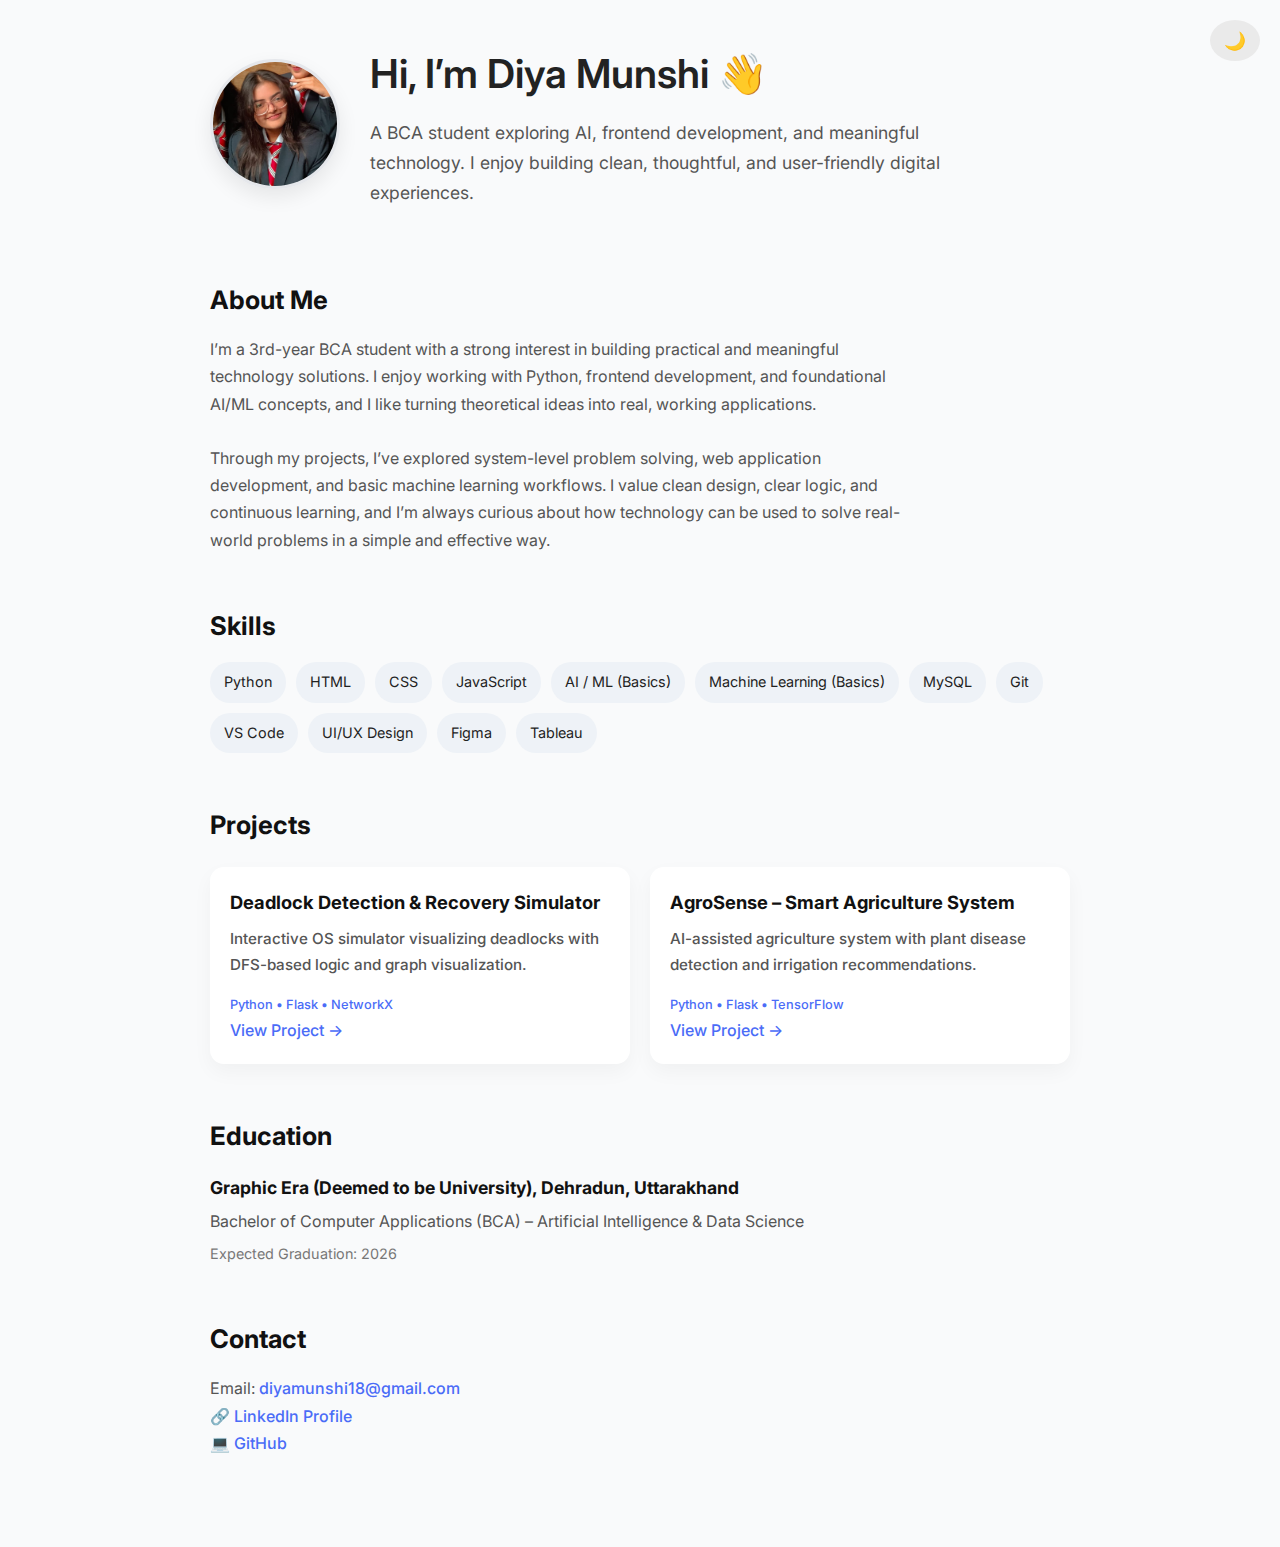
<file: index.html>
<!DOCTYPE html>
<html lang="en">
<head>
  <meta charset="UTF-8" />
  <meta name="viewport" content="width=device-width, initial-scale=1.0" />
  <title>Diya | Portfolio</title>
  <link rel="stylesheet" href="style.css" />
  <link href="https://fonts.googleapis.com/css2?family=Inter:wght@300;400;500;600&display=swap" rel="stylesheet">
</head>

<body>
<!-- Dark Mode Toggle -->
<button class="theme-toggle" onclick="toggleTheme()">🌙</button>

 <!-- Hero Section -->
<section class="hero">

  <div class="hero-content">
    <img src="assets/profile.jpg" alt="Diya" class="profile-img" />

    <div>
      <h1>Hi, I’m Diya Munshi 👋</h1>
      <p>A BCA student exploring AI, frontend development, and meaningful technology.
        I enjoy building clean, thoughtful, and user-friendly digital experiences.
      </p>
    </div>
  </div>

</section>


  <!-- About Section -->
  <section class="section">
    <h2>About Me</h2>
    <p>
  I’m a 3rd-year BCA student with a strong interest in building practical and meaningful
  technology solutions. I enjoy working with Python, frontend development, and foundational
  AI/ML concepts, and I like turning theoretical ideas into real, working applications.
  <br><br>
  Through my projects, I’ve explored system-level problem solving, web application development,
  and basic machine learning workflows. I value clean design, clear logic, and continuous learning,
  and I’m always curious about how technology can be used to solve real-world problems in a simple
  and effective way.
</p>

  </section>

  <!-- Skills -->
  <section class="section">
    <h2>Skills</h2>
    <div class="skills">
      <span>Python</span>
      <span>HTML</span>
      <span>CSS</span>
      <span>JavaScript</span>
      <span>AI / ML (Basics)</span>
      <span>Machine Learning (Basics)</span>
      <span>MySQL</span>
      <span>Git</span>
      <span>VS Code</span>
      <span>UI/UX Design</span>
      <span>Figma</span>
      <span>Tableau</span>
    </div>
  </section>

<!-- Projects -->
<section class="section" data-animate>
  <h2>Projects</h2>

  <div class="projects">

  <a href="projects/deadlock.html" class="project-link">
  <div class="project-card">
    <h3>Deadlock Detection & Recovery Simulator</h3>
    <p>Interactive OS simulator visualizing deadlocks with DFS-based logic and graph visualization.</p>
    <span>Python • Flask • NetworkX</span>
    <div class="view-cta">View Project →</div>
  </div>
</a>

  <a href="projects/agrosense.html" class="project-link">
  <div class="project-card">
    <h3>AgroSense – Smart Agriculture System</h3>
    <p>AI-assisted agriculture system with plant disease detection and irrigation recommendations.</p>
    <span>Python • Flask • TensorFlow</span>
    <div class="view-cta">View Project →</div>
  </div>
</a>
    
</div>

</section>


<!-- Education -->
<section class="section">
  <h2>Education</h2>

  <div class="education">
    <h3>Graphic Era (Deemed to be University), Dehradun, Uttarakhand</h3>
    <p>
      Bachelor of Computer Applications (BCA) – Artificial Intelligence & Data Science
    </p>
    <span>Expected Graduation: 2026 </span>
  </div>
</section>
  
  <!-- Contact -->
<section class="section">
  <h2>Contact</h2>

  <p>
    Email:
    <a href="mailto:diyamunshi18@gmail.com">diyamunshi18@gmail.com</a>
  </p>

  <p>
    <a href="https://www.linkedin.com/in/diya-munshi-9187a128a/" target="_blank">
      🔗 LinkedIn Profile
    </a>
  </p>

  <p>
    <a href="https://github.com/DiyaMunshi" target="_blank">
      💻 GitHub
    </a>
  </p>
</section>

<script>
  // Fade-in animation
  const elements = document.querySelectorAll("[data-animate]");

  const observer = new IntersectionObserver(entries => {
    entries.forEach(entry => {
      if (entry.isIntersecting) {
        entry.target.classList.add("show");
      }
    });
  });

  elements.forEach(el => observer.observe(el));

  // Dark mode toggle
  function toggleTheme() {
    document.body.classList.toggle("dark");
    const btn = document.querySelector(".theme-toggle");
    btn.textContent = document.body.classList.contains("dark") ? "☀️" : "🌙";
  }

</script>

</body>
</html>
</file>
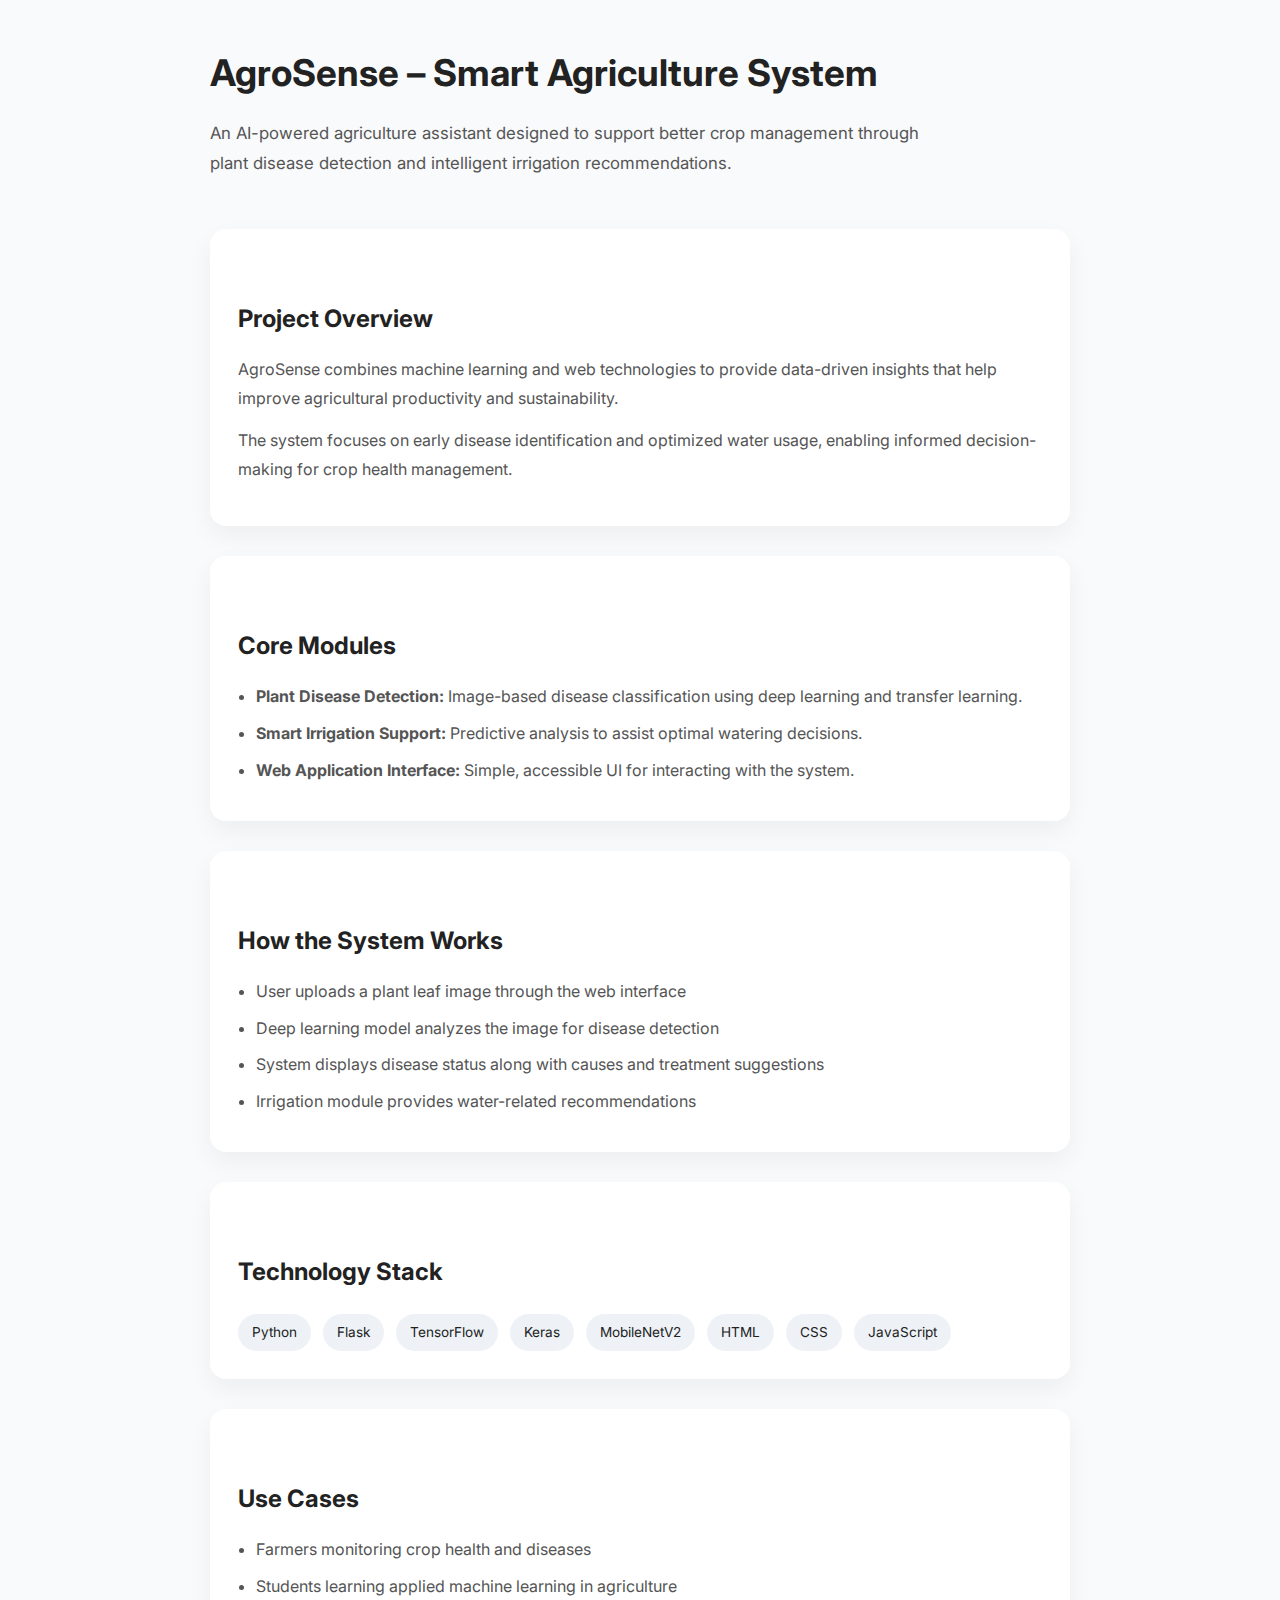
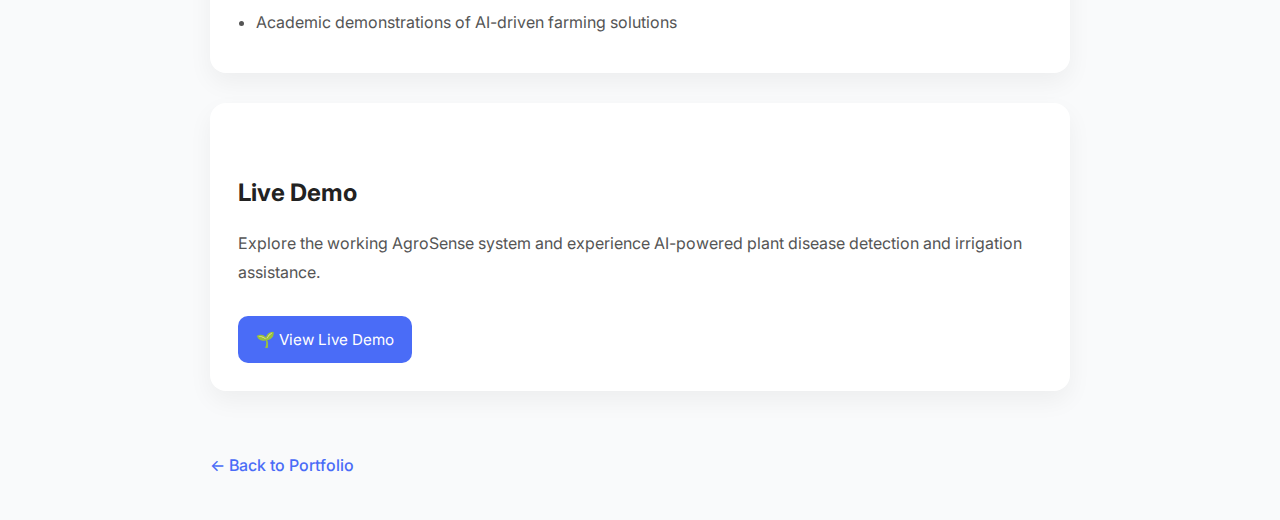
<file: projects/agrosense.html>
<!DOCTYPE html>
<html lang="en">
<head>
  <meta charset="UTF-8" />
  <meta name="viewport" content="width=device-width, initial-scale=1.0" />
  <title>AgroSense – Smart Agriculture System</title>
  <link href="https://fonts.googleapis.com/css2?family=Inter:wght@300;400;500;600&display=swap" rel="stylesheet">

  <style>
    * {
      margin: 0;
      padding: 0;
      box-sizing: border-box;
      font-family: 'Inter', sans-serif;
    }

    body {
      background: #f9fafb;
      color: #222;
      line-height: 1.8;
      max-width: 900px;
      margin: auto;
      padding: 40px 20px;
    }

    h1 {
      font-size: 2.3rem;
      margin-bottom: 12px;
    }

    h2 {
      font-size: 1.5rem;
      margin: 40px 0 15px;
    }

    p {
      color: #555;
      margin-bottom: 14px;
    }

    ul {
      margin-left: 18px;
      color: #555;
    }

    li {
      margin-bottom: 8px;
    }

    .hero {
      margin-bottom: 50px;
    }

    .hero p {
      max-width: 750px;
      font-size: 1.05rem;
    }

    .card {
      background: #ffffff;
      padding: 28px;
      border-radius: 16px;
      box-shadow: 0 10px 25px rgba(0,0,0,0.05);
      margin-bottom: 30px;
    }

    .tech-stack span {
      display: inline-block;
      margin: 6px 8px 0 0;
      padding: 6px 14px;
      background: #eef2f7;
      border-radius: 20px;
      font-size: 0.85rem;
    }

    .demo-btn {
      display: inline-block;
      margin-top: 15px;
      padding: 10px 18px;
      background: #4a6cf7;
      color: #fff;
      border-radius: 10px;
      text-decoration: none;
      font-size: 0.95rem;
      transition: background 0.3s ease;
    }

    .demo-btn:hover {
      background: #3956d8;
    }

    .back-link {
      display: inline-block;
      margin-top: 30px;
      color: #4a6cf7;
      text-decoration: none;
      font-weight: 500;
    }

    /* Dark Mode */
    .dark {
      background: #121212;
      color: #eaeaea;
    }

    .dark p,
    .dark li {
      color: #cfcfcf;
    }

    .dark .card {
      background: #1e1e1e;
      box-shadow: none;
    }

    .dark .tech-stack span {
      background: #2a2a2a;
      color: #eaeaea;
    }

    .dark .demo-btn {
      background: #90b4ff;
      color: #000;
    }

    .dark .demo-btn:hover {
      background: #7aa3ff;
    }

    @media (max-width: 600px) {
      h1 {
        font-size: 2rem;
      }

      body {
        padding: 30px 16px;
      }
    }
  </style>
</head>

<body>

  <!-- Hero -->
  <section class="hero">
    <h1>AgroSense – Smart Agriculture System</h1>
    <p>
      An AI-powered agriculture assistant designed to support better crop management
      through plant disease detection and intelligent irrigation recommendations.
    </p>
  </section>

  <!-- Overview -->
  <div class="card">
    <h2>Project Overview</h2>
    <p>
      AgroSense combines machine learning and web technologies to provide
      data-driven insights that help improve agricultural productivity and
      sustainability.
    </p>
    <p>
      The system focuses on early disease identification and optimized water usage,
      enabling informed decision-making for crop health management.
    </p>
  </div>

  <!-- Key Modules -->
  <div class="card">
    <h2>Core Modules</h2>
    <ul>
      <li><strong>Plant Disease Detection:</strong> Image-based disease classification using deep learning and transfer learning.</li>
      <li><strong>Smart Irrigation Support:</strong> Predictive analysis to assist optimal watering decisions.</li>
      <li><strong>Web Application Interface:</strong> Simple, accessible UI for interacting with the system.</li>
    </ul>
  </div>

  <!-- How it Works -->
  <div class="card">
    <h2>How the System Works</h2>
    <ul>
      <li>User uploads a plant leaf image through the web interface</li>
      <li>Deep learning model analyzes the image for disease detection</li>
      <li>System displays disease status along with causes and treatment suggestions</li>
      <li>Irrigation module provides water-related recommendations</li>
    </ul>
  </div>

  <!-- Tech Stack -->
  <div class="card">
    <h2>Technology Stack</h2>
    <div class="tech-stack">
      <span>Python</span>
      <span>Flask</span>
      <span>TensorFlow</span>
      <span>Keras</span>
      <span>MobileNetV2</span>
      <span>HTML</span>
      <span>CSS</span>
      <span>JavaScript</span>
    </div>
  </div>

  <!-- Use Cases -->
  <div class="card">
    <h2>Use Cases</h2>
    <ul>
      <li>Farmers monitoring crop health and diseases</li>
      <li>Students learning applied machine learning in agriculture</li>
      <li>Academic demonstrations of AI-driven farming solutions</li>
    </ul>
  </div>

  <!-- Demo -->
  <div class="card">
    <h2>Live Demo</h2>
    <p>
      Explore the working AgroSense system and experience AI-powered plant disease
      detection and irrigation assistance.
    </p>
    <a class="demo-btn" href="https://agrosense-a-smart-agriculture-system.onrender.com" target="_blank">
      🌱 View Live Demo
    </a>
  </div>

  <a href="../index.html" class="back-link">← Back to Portfolio</a>

</body>
</html>
</file>
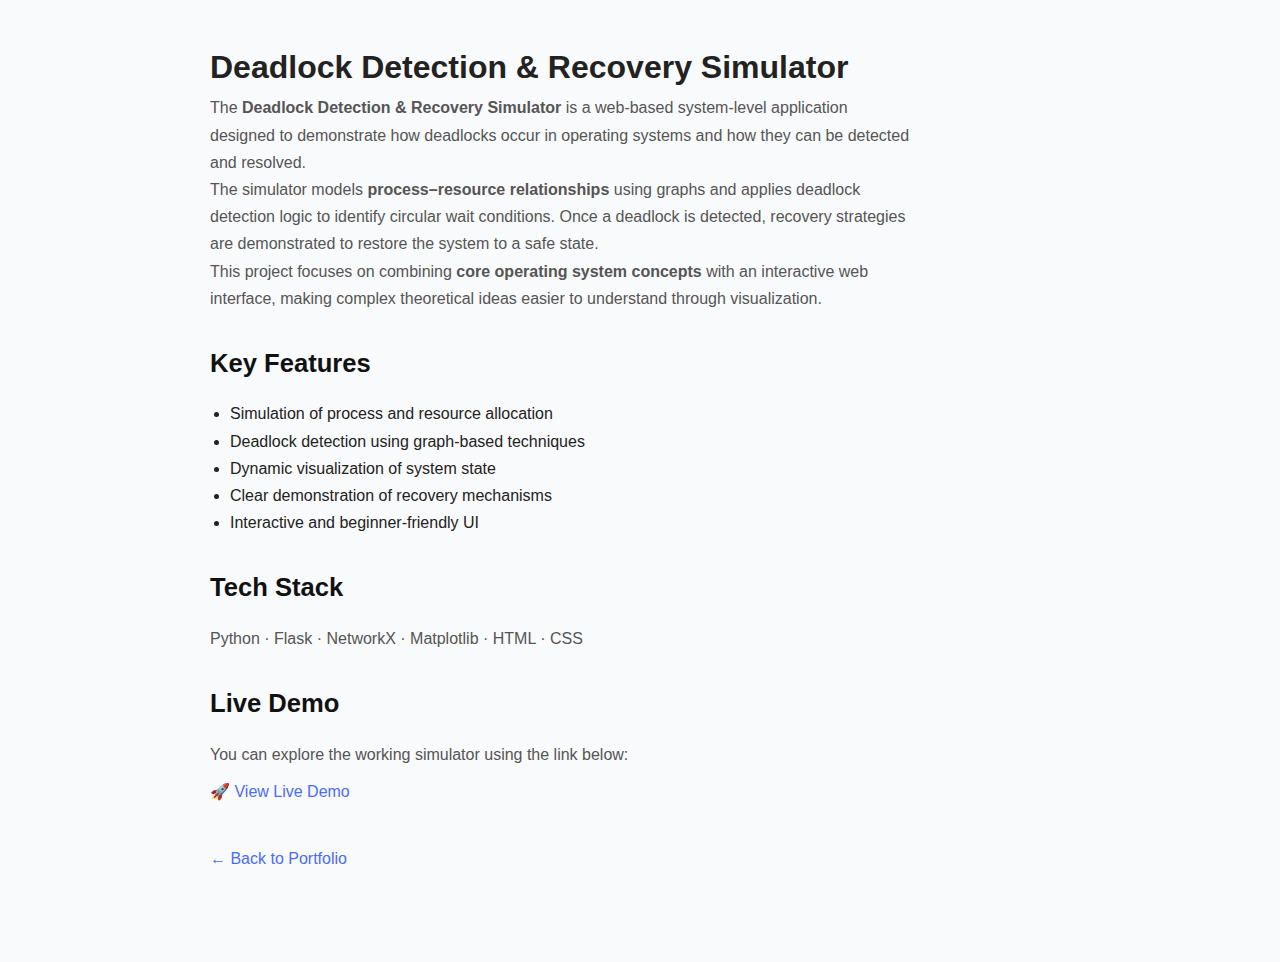
<file: projects/deadlock.html>
<!DOCTYPE html>
<html lang="en">
<head>
  <meta charset="UTF-8" />
  <meta name="viewport" content="width=device-width, initial-scale=1.0" />
  <title>Deadlock Detection & Recovery Simulator</title>

  <!-- Main portfolio styles -->
  <link rel="stylesheet" href="../style.css" />
</head>

<body>

<section class="section">

  <h1>Deadlock Detection & Recovery Simulator</h1>

  <p>
    The <strong>Deadlock Detection & Recovery Simulator</strong> is a
    web-based system-level application designed to demonstrate how
    deadlocks occur in operating systems and how they can be detected
    and resolved.
  </p>

  <p>
    The simulator models <strong>process–resource relationships</strong>
    using graphs and applies deadlock detection logic to identify
    circular wait conditions. Once a deadlock is detected, recovery
    strategies are demonstrated to restore the system to a safe state.
  </p>

  <p>
    This project focuses on combining <strong>core operating system
    concepts</strong> with an interactive web interface, making complex
    theoretical ideas easier to understand through visualization.
  </p>

  <h2 style="margin-top: 30px;">Key Features</h2>

  <ul style="margin-left: 20px; color: inherit;">
    <li>Simulation of process and resource allocation</li>
    <li>Deadlock detection using graph-based techniques</li>
    <li>Dynamic visualization of system state</li>
    <li>Clear demonstration of recovery mechanisms</li>
    <li>Interactive and beginner-friendly UI</li>
  </ul>

  <h2 style="margin-top: 30px;">Tech Stack</h2>

  <p>
    Python · Flask · NetworkX · Matplotlib · HTML · CSS
  </p>

  <h2 style="margin-top: 30px;">Live Demo</h2>

  <p>
    You can explore the working simulator using the link below:
  </p>

  <p style="margin-top: 10px;">
    <a href="https://deadlock-detection-and-recovery-simulator.onrender.com"
       target="_blank">
      🚀 View Live Demo
    </a>
  </p>

  <p style="margin-top: 40px;">
    <a href="../index.html">← Back to Portfolio</a>
  </p>

</section>

</body>
</html>
</file>
<file: style.css>
* {
  margin: 0;
  padding: 0;
  box-sizing: border-box;
  font-family: 'Inter', sans-serif;
}

body {
  background: #f9fafb;
  color: #222;
  line-height: 1.7;
  padding: 40px 20px;
  max-width: 900px;
  margin: auto;
}

.hero {
  margin-bottom: 60px;
}

.hero h1 {
  font-size: 2.5rem;
  font-weight: 600;
  margin-bottom: 10px;
}

.hero p {
  font-size: 1.1rem;
  color: #555;
  max-width: 600px;
}

.section {
  margin-bottom: 50px;
}

.section h2 {
  font-size: 1.6rem;
  margin-bottom: 15px;
  color: #111;
}

.section p {
  color: #555;
  max-width: 700px;
}

.skills {
  display: flex;
  flex-wrap: wrap;
  gap: 10px;
}

.skills span {
  background: #eef2f7;
  padding: 8px 14px;
  border-radius: 20px;
  font-size: 0.9rem;
}

.project {
  margin-bottom: 20px;
}

.project h3 {
  font-size: 1.1rem;
  margin-bottom: 5px;
}

a {
  color: #4a6cf7;
  text-decoration: none;
}

a:hover {
  text-decoration: underline;
}

.projects {
  display: grid;
  grid-template-columns: repeat(auto-fit, minmax(260px, 1fr));
  gap: 20px;
  margin-top: 20px;
}

.project-card {
  background: #ffffff;
  border-radius: 14px;
  padding: 20px;
  box-shadow: 0 8px 20px rgba(0, 0, 0, 0.04);
  transition: all 0.3s ease;
  cursor: default;
}

.project-card:hover {
  transform: translateY(-6px);
  box-shadow: 0 12px 30px rgba(0, 0, 0, 0.08);
}

.project-card h3 {
  margin-bottom: 8px;
  font-size: 1.15rem;
  color: #111;
}

.project-card p {
  font-size: 0.95rem;
  color: #555;
  margin-bottom: 12px;
}

.project-card span {
  font-size: 0.8rem;
  color: #4a6cf7;
  font-weight: 500;
}

/* ===== Fade-in Animation ===== */
[data-animate] {
  opacity: 0;
  transform: translateY(25px);
  transition: all 0.8s ease;
}

[data-animate].show {
  opacity: 1;
  transform: translateY(0);
}

/* ===== Dark Mode ===== */
.dark {
  background: #121212;
  color: #eaeaea;
}

.dark .section h2,
.dark h1 {
  color: #ffffff;
}

.dark p {
  color: #cfcfcf;
}

.dark .project-card {
  background: #1e1e1e;
  box-shadow: none;
}

.dark .skills span {
  background: #2a2a2a;
  color: #eaeaea;
}

.dark a {
  color: #90b4ff;
}

/* Toggle Button */
.theme-toggle {
  position: fixed;
  top: 20px;
  right: 20px;
  background: #eaeaea;
  border: none;
  padding: 10px 14px;
  border-radius: 50%;
  cursor: pointer;
  font-size: 1.1rem;
  transition: 0.3s ease;
}

.theme-toggle:hover {
  background: #d6d6d6;
}

/* Dark button style */
.dark .theme-toggle {
  background: #2c2c2c;
  color: #fff;
}

/* Mobile Optimization */
@media (max-width: 600px) {
  body {
    padding: 25px 15px;
  }

  .hero h1 {
    font-size: 2rem;
  }

  .project-card {
    padding: 18px;
  }
}

.hero-content {
  display: flex;
  align-items: center;
  gap: 30px;
  flex-wrap: wrap;
}

.profile-img {
  width: 130px;
  height: 130px;
  object-fit: cover;
  border-radius: 50%;
  border: 3px solid #e5e7eb;
}

/* Center on mobile */
@media (max-width: 600px) {
  .hero-content {
    flex-direction: column;
    text-align: center;
  }

  .profile-img {
    width: 120px;
    height: 120px;
  }
}
.profile-img {
  width: 130px;
  height: 130px;
  object-fit: cover;
  border-radius: 50%;
  border: 3px solid #e5e7eb;
  box-shadow: 0 8px 20px rgba(0, 0, 0, 0.08);
  transition: transform 0.3s ease, box-shadow 0.3s ease;
}

.profile-img:hover {
  transform: scale(1.03);
  box-shadow: 0 12px 25px rgba(0, 0, 0, 0.12);
}

.hero {
  margin-bottom: 70px;
}

.education h3 {
  font-size: 1.1rem;
  margin-bottom: 6px;
  color: #111;
}

.education p {
  color: #555;
  max-width: 700px;
  margin-bottom: 4px;
}

.education span {
  font-size: 0.9rem;
  color: #777;
}

.section a {
  font-weight: 500;
}

.social-link {
  display: inline-block;
  margin-top: 8px;
  padding: 6px 14px;
  background: #eef2f7;
  border-radius: 20px;
  font-size: 0.9rem;
  color: #0a66c2;
  text-decoration: none;
}

.social-link:hover {
  background: #dbe7f5;
}

.dark .project-card h3 {
  color: #ffffff;
}
.dark .project-card span {
  color: #9bbcff;
}

.dark .education h3 {
  color: #ffffff;
}

.dark .education p,
.dark .education span {
  color: #cfcfcf;
}

/* Stronger contrast for Education section in dark mode */
.dark .education h3 {
  color: #ffffff;
}

.dark .education p {
  color: #e0e0e0;
}

.dark .education span {
  color: #bdbdbd;
}

/* Improve link visibility in dark mode */
.dark a {
  color: #9bbcff;
}

.dark a:hover {
  color: #c7d6ff;
}

/* Extra emphasis for links inside Education & Contact */
.dark .education a,
.dark .section a {
  color: #a9c2ff;
}
.dark .project-card a {
  color: #9bbcff;
}

.dark .project-card a:hover {
  text-decoration: underline;
}
</file>
